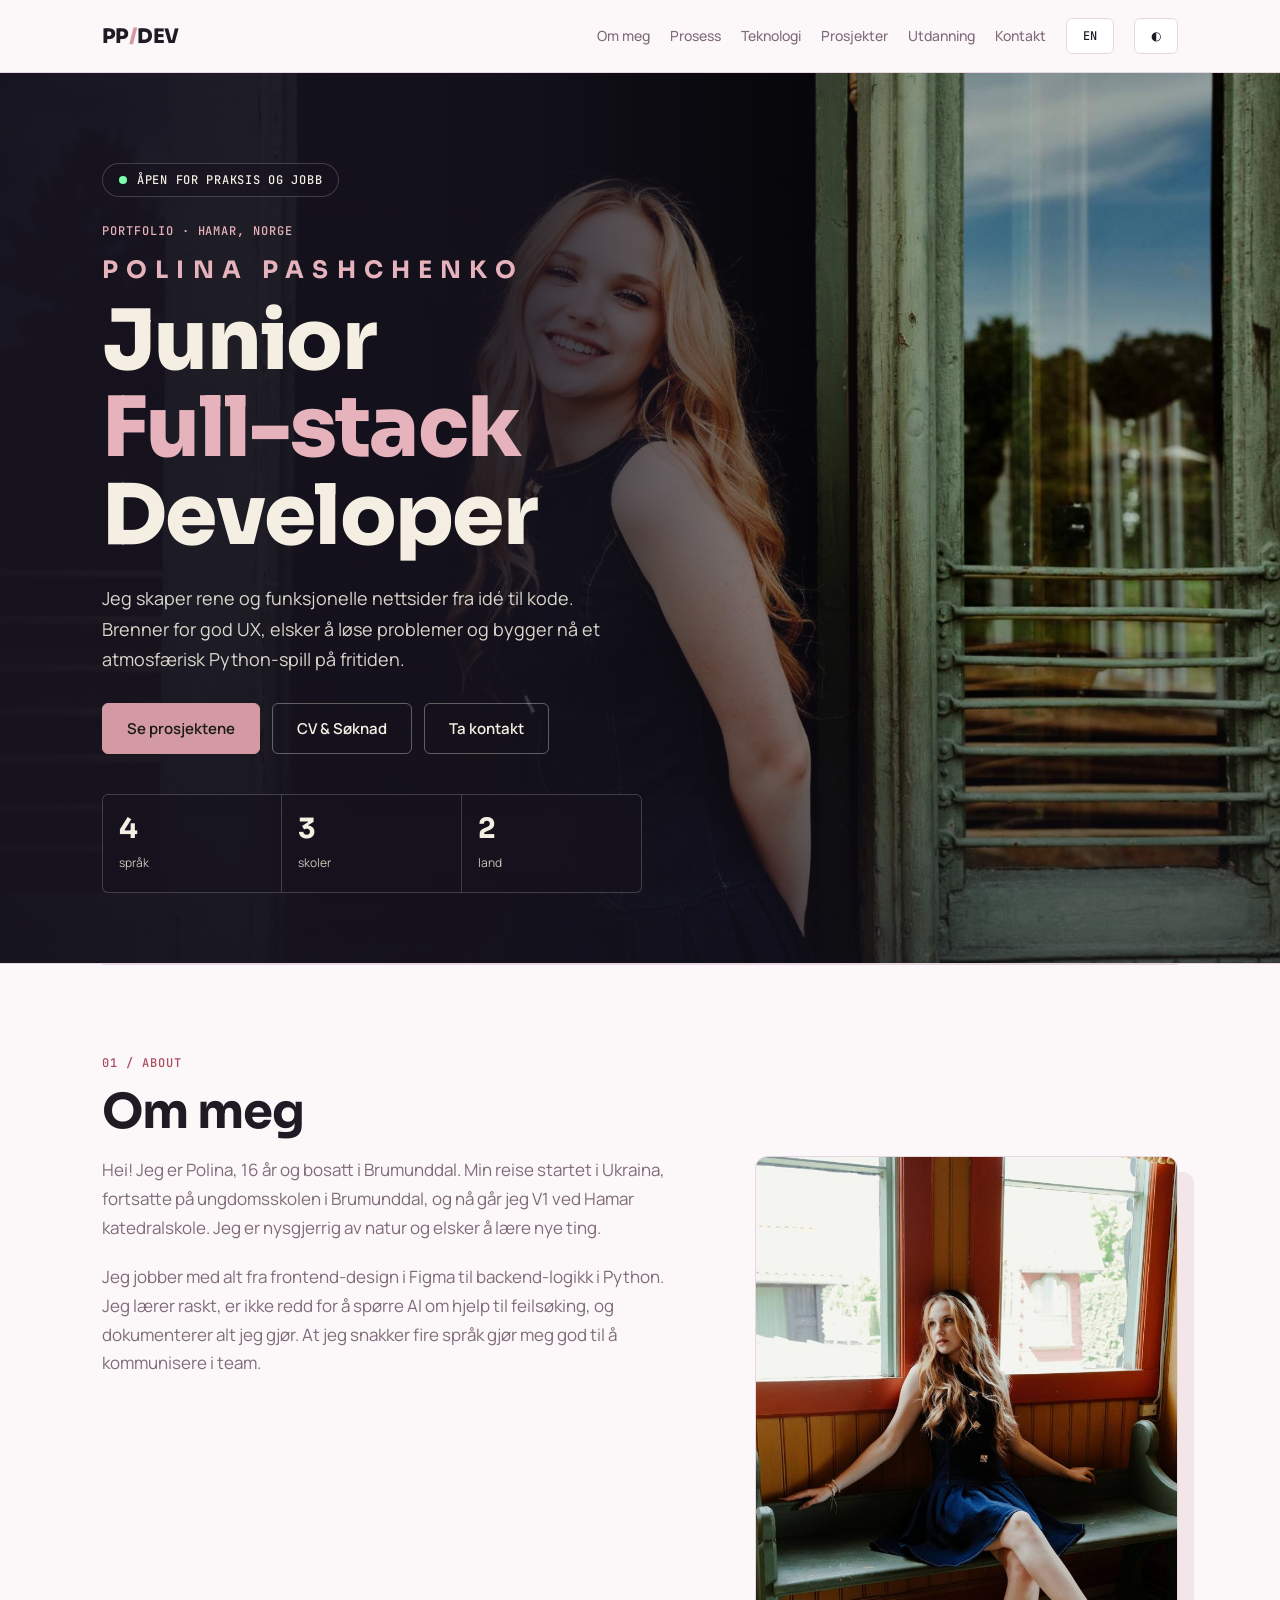
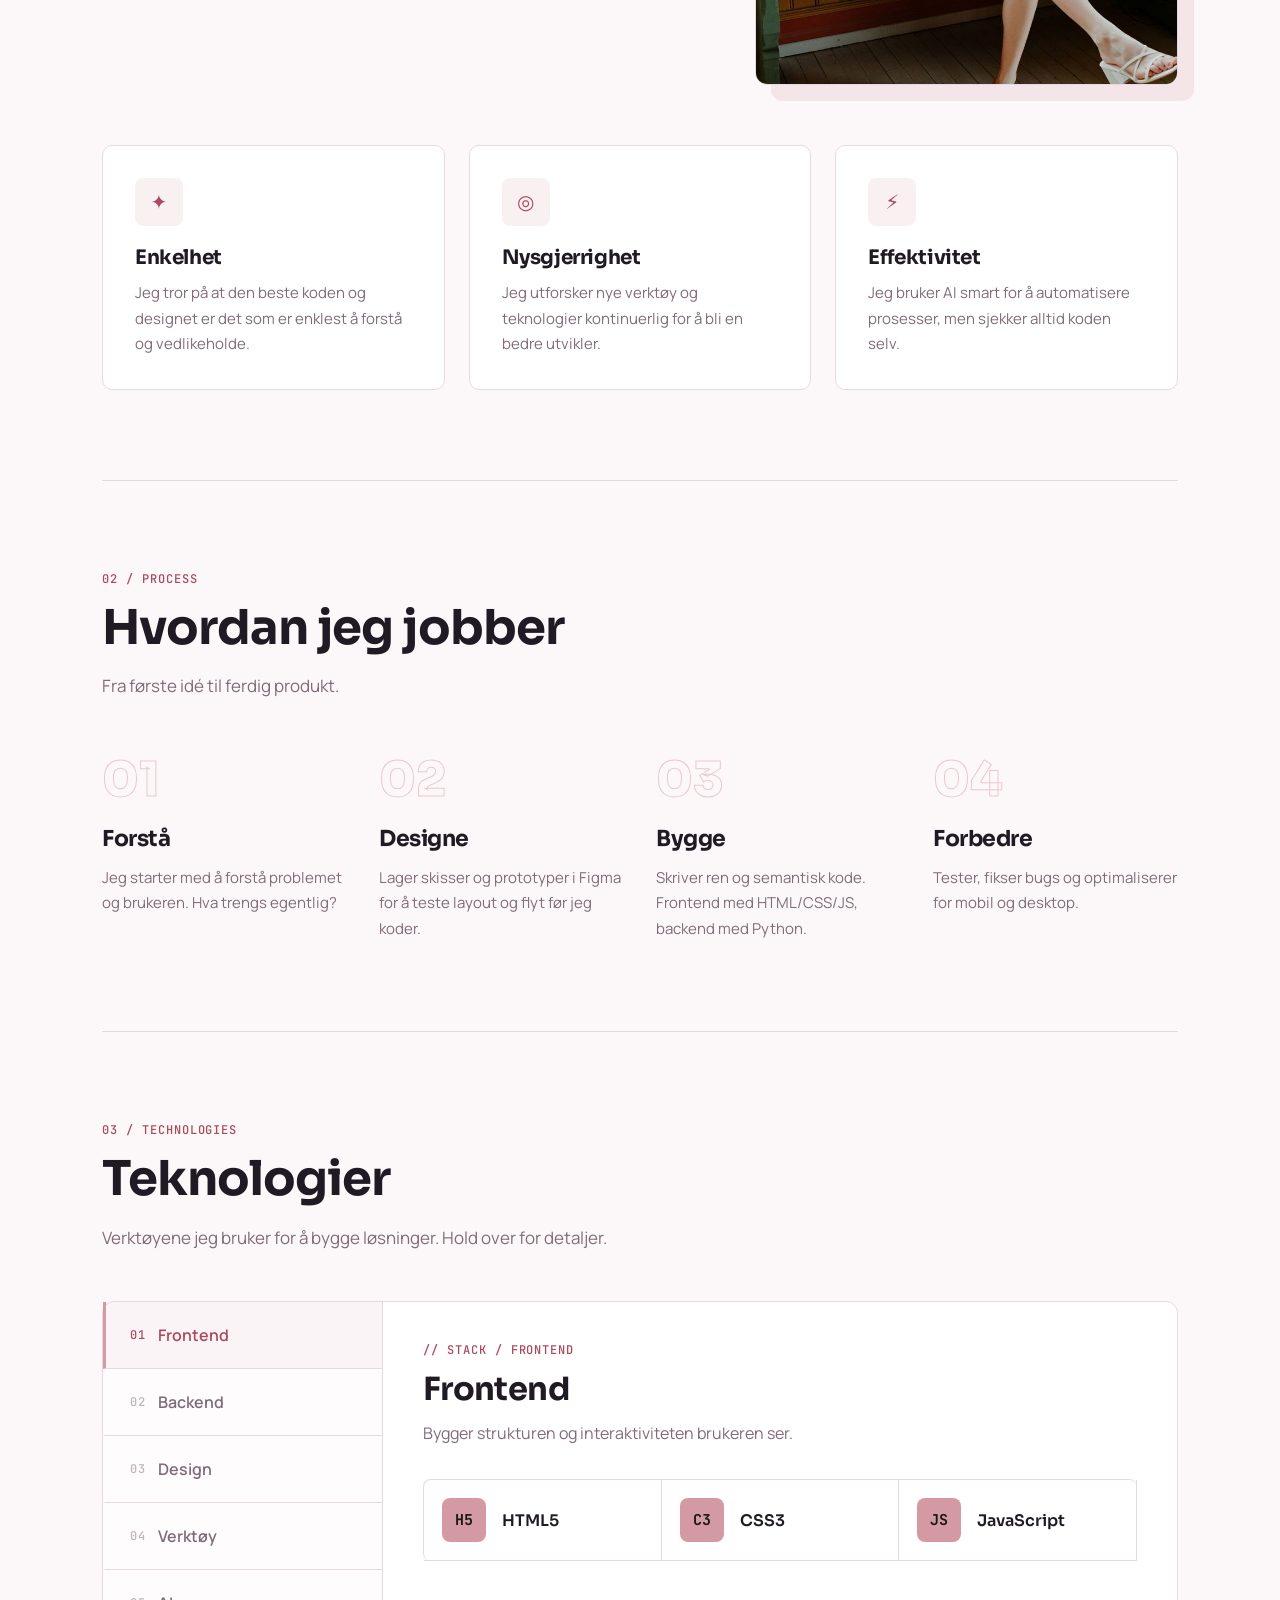
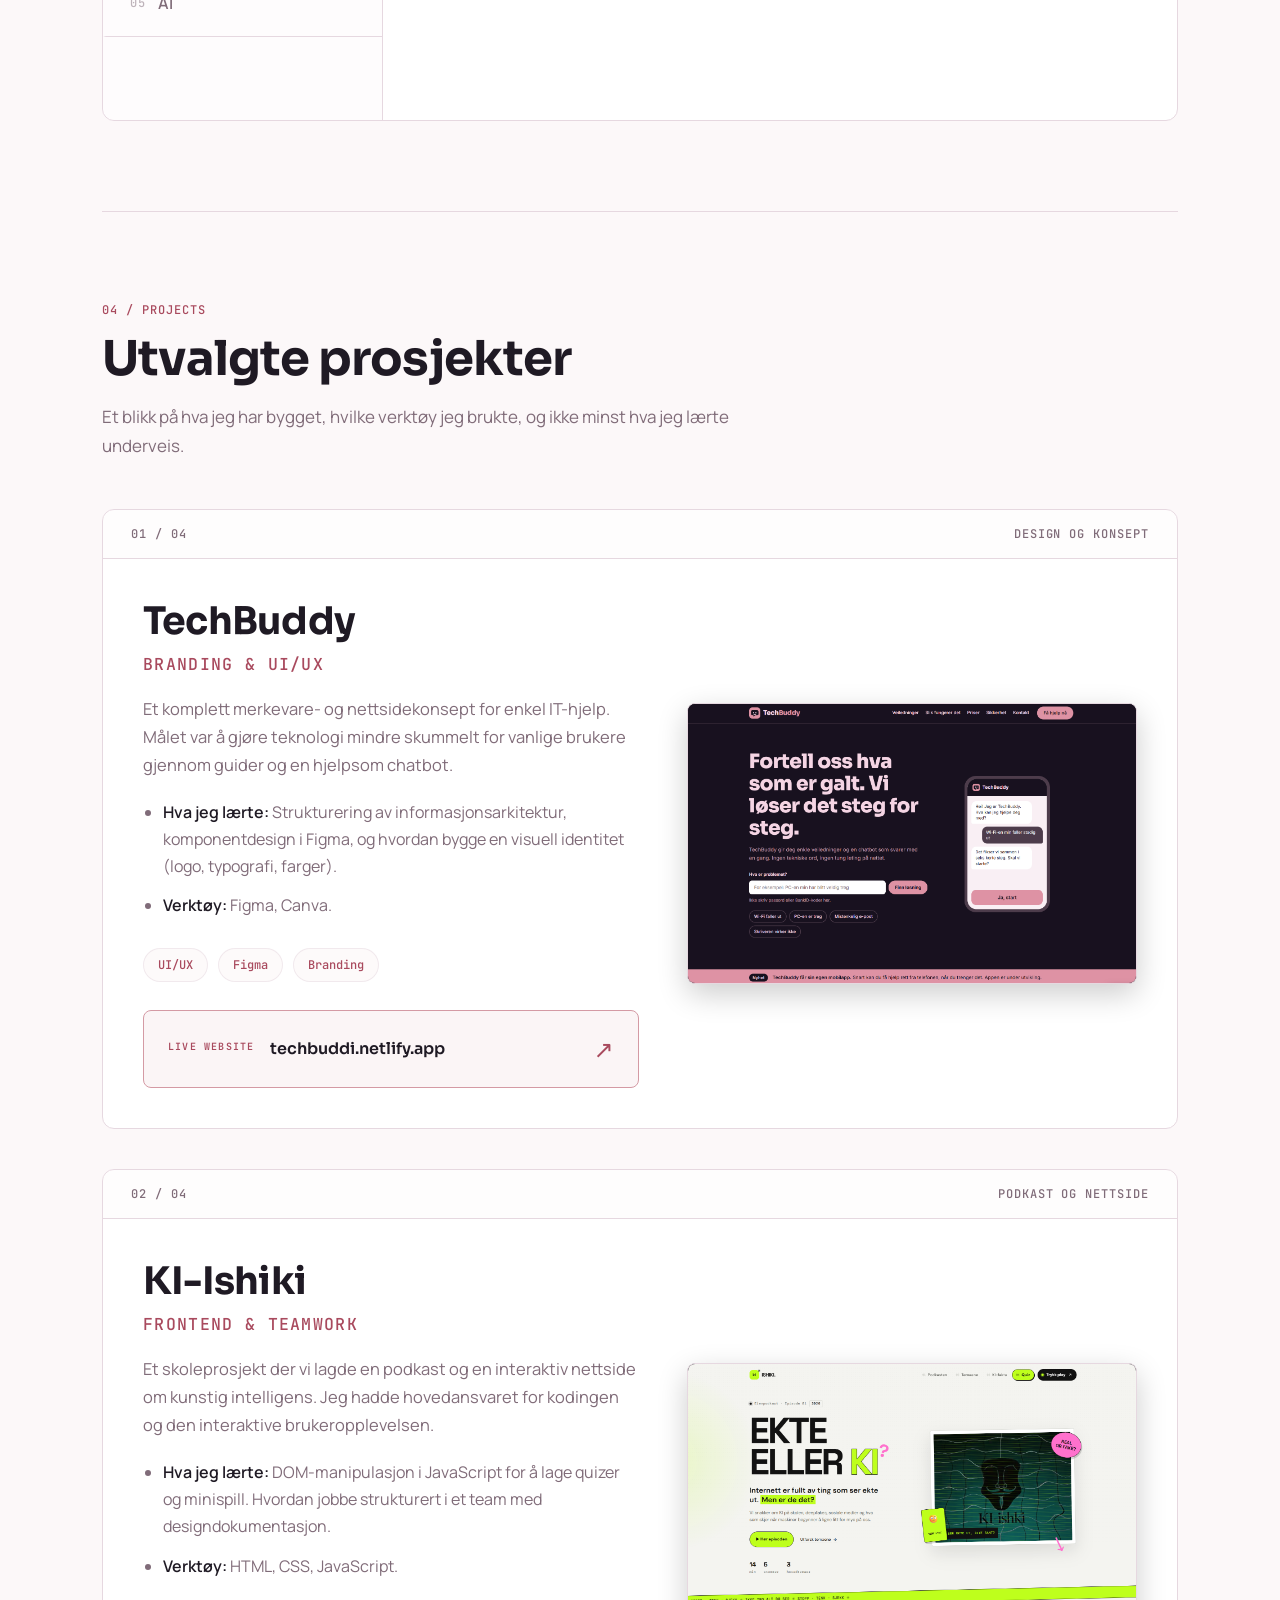
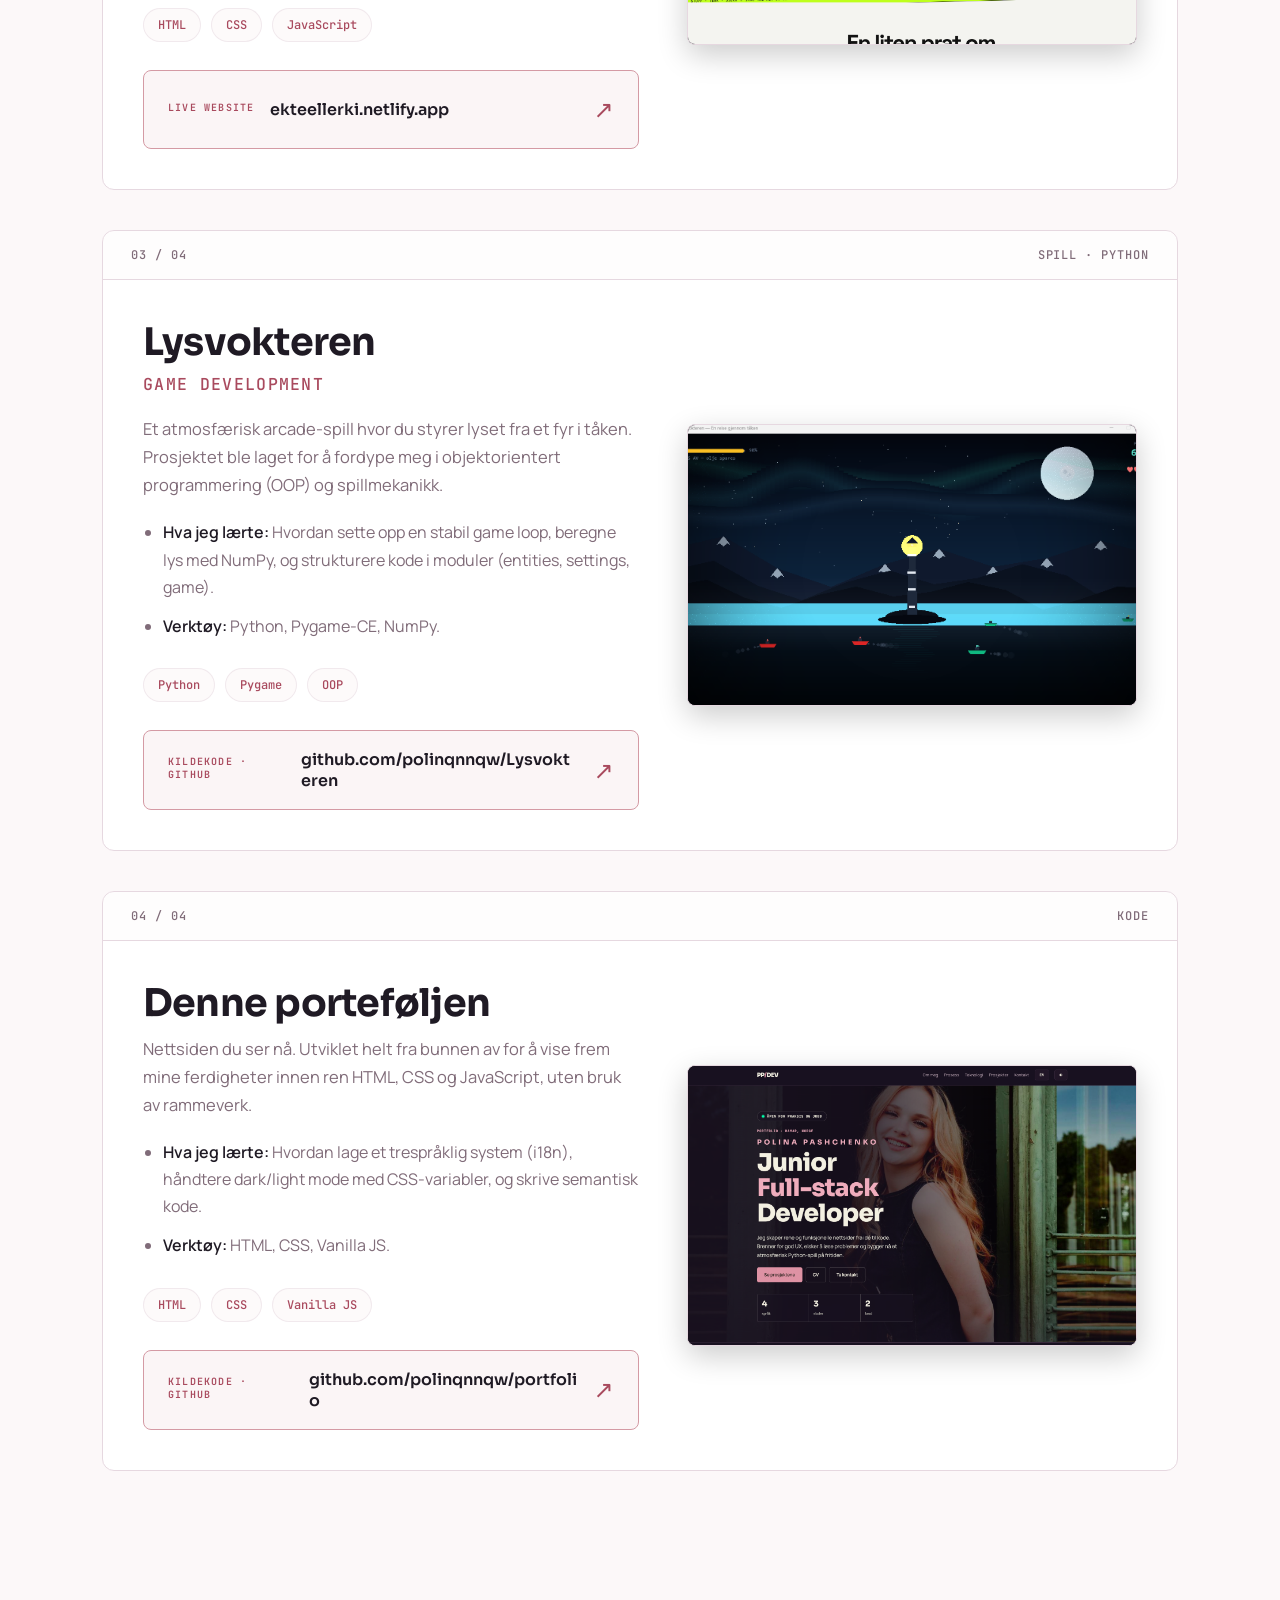
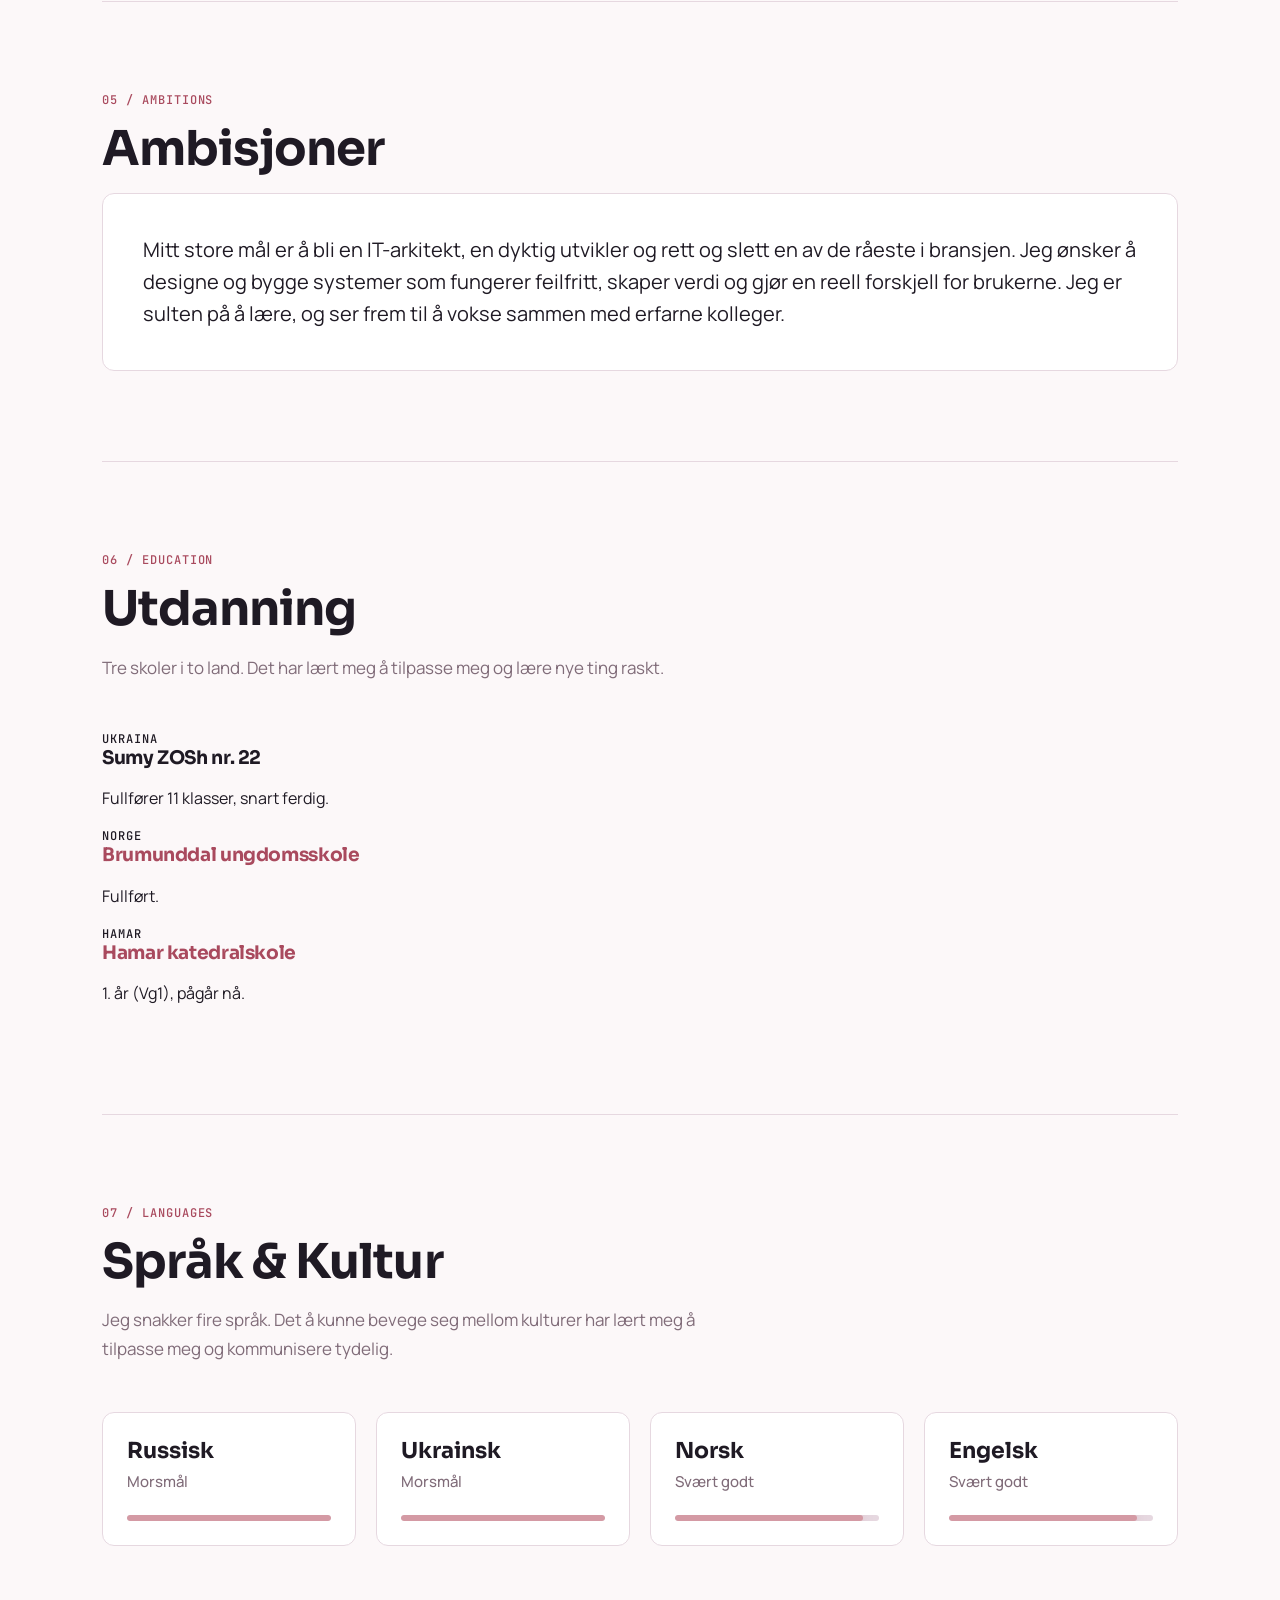
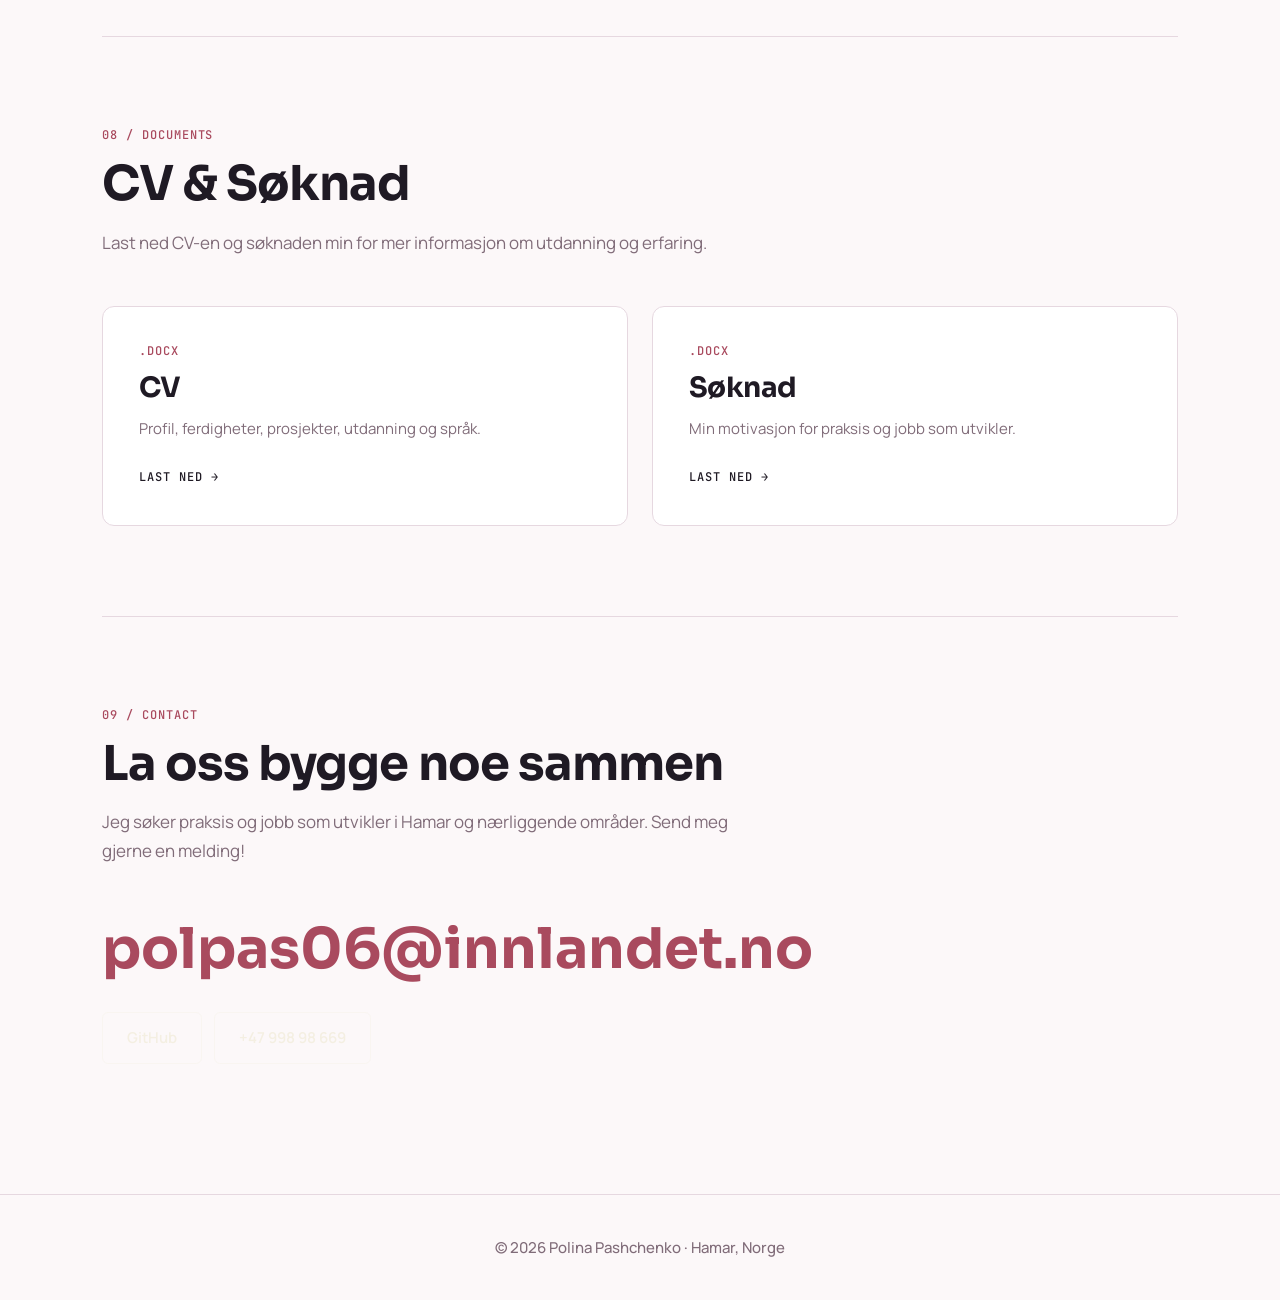
<file: index.html>
<!DOCTYPE html>
<html lang="no" data-theme="dark">
<head>
<meta charset="utf-8">
<meta name="viewport" content="width=device-width, initial-scale=1, viewport-fit=cover">
<title>Polina Pashchenko | Full-stack Developer</title>
<!-- Элегантные шрифты -->
<link href="https://fonts.googleapis.com/css2?family=Manrope:wght@400;500;600&family=Sora:wght@500;600;700;800&family=JetBrains+Mono:wght@400;500&display=swap" rel="stylesheet">
<link rel="stylesheet" href="css/style.css">
</head>
<body>
<nav><div class="wrap">
<a class="logo" href="#top">PP<span>/</span>DEV</a>
<a class="l" href="#about" data-no="Om meg" data-en="About"></a>
<a class="l" href="#process" data-no="Prosess" data-en="Process"></a>
<a class="l" href="#tech" data-no="Teknologi" data-en="Technologies"></a>
<a class="l" href="#projects" data-no="Prosjekter" data-en="Projects"></a>
<a class="l" href="#edu" data-no="Utdanning" data-en="Education"></a>
<a class="l" href="#contact" data-no="Kontakt" data-en="Contact"></a>
<button class="btn" id="lang">EN</button><button class="btn" id="theme" aria-label="Theme">◐</button>
</div></nav>

<!-- HERO СЕКЦИЯ (Фото на фоне) -->
<header class="hero" id="top">
  <div class="wrap">
    <div class="status-pill">
      <span class="status-dot"></span>
      <span data-no="Åpen for praksis og jobb" data-en="Open to internship and work"></span>
    </div>
    <div class="m">Portfolio · Hamar, Norge</div>
    <div class="name">Polina Pashchenko</div>
    <h1>Junior<br><span>Full-stack</span><br>Developer</h1>
    
    <p class="lead" data-no="Jeg skaper rene og funksjonelle nettsider fra idé til kode. Brenner for god UX, elsker å løse problemer og bygger nå et atmosfærisk Python-spill på fritiden." data-en="I create clean and functional websites from idea to code. Passionate about good UX, love solving problems, and currently building an atmospheric Python game in my spare time."></p>
    
    <div class="cta">
      <a class="p" href="#projects" data-no="Se prosjektene" data-en="View projects"></a>
      <a href="#docs" data-no="CV & Søknad" data-en="CV & Application"></a>
      <a href="#contact" data-no="Ta kontakt" data-en="Contact"></a>
    </div>

    <div class="stats">
      <div><b>4</b><span data-no="språk" data-en="languages"></span></div>
      <div><b>3</b><span data-no="skoler" data-en="schools"></span></div>
      <div><b>2</b><span data-no="land" data-en="countries"></span></div>
    </div>
  </div>
</header>

<main class="wrap">

<!-- 01 ABOUT -->
<section id="about" class="reveal">
<div class="m k">01 / about</div>
<h2 data-no="Om meg" data-en="About me"></h2>
<div class="two">
<div>
<p data-no="Hei! Jeg er Polina, 16 år og bosatt i Brumunddal. Min reise startet i Ukraina, fortsatte på ungdomsskolen i Brumunddal, og nå går jeg V1 ved Hamar katedralskole. Jeg er nysgjerrig av natur og elsker å lære nye ting." data-en="Hi! I'm Polina, 16 years old and based in Brumunddal. My journey started in Ukraine, continued at lower secondary school in Brumunddal, and now I'm in my first year at Hamar katedralskole. I'm naturally curious and love learning new things."></p>
<p data-no="Jeg jobber med alt fra frontend-design i Figma til backend-logikk i Python. Jeg lærer raskt, er ikke redd for å spørre AI om hjelp til feilsøking, og dokumenterer alt jeg gjør. At jeg snakker fire språk gjør meg god til å kommunisere i team." data-en="I work with everything from frontend design in Figma to backend logic in Python. I learn fast, am not afraid to ask AI for help debugging, and document everything I do. Speaking four languages makes me great at communicating in teams."></p>
</div>
<div class="photo">
  <img src="images/about.jpg" alt="Polina Pashchenko">
</div>
</div>

<!-- Мой подход (Стили) -->
<div class="approach-grid">
  <div class="approach-card">
    <div class="icon">✦</div>
    <h3 data-no="Enkelhet" data-en="Simplicity"></h3>
    <p data-no="Jeg tror på at den beste koden og designet er det som er enklest å forstå og vedlikeholde." data-en="I believe the best code and design is what is easiest to understand and maintain."></p>
  </div>
  <div class="approach-card">
    <div class="icon">◎</div>
    <h3 data-no="Nysgjerrighet" data-en="Curiosity"></h3>
    <p data-no="Jeg utforsker nye verktøy og teknologier kontinuerlig for å bli en bedre utvikler." data-en="I continuously explore new tools and technologies to become a better developer."></p>
  </div>
  <div class="approach-card">
    <div class="icon">⚡</div>
    <h3 data-no="Effektivitet" data-en="Efficiency"></h3>
    <p data-no="Jeg bruker AI smart for å automatisere prosesser, men sjekker alltid koden selv." data-en="I use AI smartly to automate processes, but always check the code myself."></p>
  </div>
</div>
</section>

<!-- 02 PROCESS -->
<section id="process" class="reveal">
<div class="m k">02 / process</div>
<h2 data-no="Hvordan jeg jobber" data-en="How I work"></h2>
<p class="sub" data-no="Fra første idé til ferdig produkt." data-en="From the first idea to a finished product."></p>
<div class="process-grid">
  <div class="step">
    <span class="step-num">01</span>
    <h3 data-no="Forstå" data-en="Understand"></h3>
    <p data-no="Jeg starter med å forstå problemet og brukeren. Hva trengs egentlig?" data-en="I start by understanding the problem and the user. What is actually needed?"></p>
  </div>
  <div class="step">
    <span class="step-num">02</span>
    <h3 data-no="Designe" data-en="Design"></h3>
    <p data-no="Lager skisser og prototyper i Figma for å teste layout og flyt før jeg koder." data-en="Create sketches and prototypes in Figma to test layout and flow before coding."></p>
  </div>
  <div class="step">
    <span class="step-num">03</span>
    <h3 data-no="Bygge" data-en="Build"></h3>
    <p data-no="Skriver ren og semantisk kode. Frontend med HTML/CSS/JS, backend med Python." data-en="Write clean and semantic code. Frontend with HTML/CSS/JS, backend with Python."></p>
  </div>
  <div class="step">
    <span class="step-num">04</span>
    <h3 data-no="Forbedre" data-en="Improve"></h3>
    <p data-no="Tester, fikser bugs og optimaliserer for mobil og desktop." data-en="Test, fix bugs and optimize for mobile and desktop."></p>
  </div>
</div>
</section>

<!-- 03 TECH -->
<section id="tech" class="reveal">
<div class="m k">03 / technologies</div>
<h2 data-no="Teknologier" data-en="Technologies"></h2>
<p class="sub" data-no="Verktøyene jeg bruker for å bygge løsninger. Hold over for detaljer." data-en="The tools I use to build solutions. Hover for details."></p>
<div class="tech">
<div class="tabs" id="tabs">
<button class="on" data-t="0"><span class="m">01</span><span>Frontend</span></button>
<button data-t="1"><span class="m">02</span><span>Backend</span></button>
<button data-t="2"><span class="m">03</span><span data-no="Design" data-en="Design"></span></button>
<button data-t="3"><span class="m">04</span><span data-no="Verktøy" data-en="Tools"></span></button>
<button data-t="4"><span class="m">05</span><span data-no="AI" data-en="AI"></span></button>
</div>
<div class="panels">
  
  <div class="panel">
    <div class="m k">// stack / frontend</div>
    <h3>Frontend</h3>
    <p data-no="Bygger strukturen og interaktiviteten brukeren ser." data-en="Builds the structure and interactivity the user sees."></p>
    <div class="tiles">
      <a class="tile" href="https://developer.mozilla.org/en-US/docs/Web/HTML" target="_blank" data-tip-no="Semantisk HTML5 for god tilgjengelighet og SEO." data-tip-en="Semantic HTML5 for good accessibility and SEO." title="HTML5"><i>H5</i><div><b>HTML5</b></div></a>
      <a class="tile" href="https://developer.mozilla.org/en-US/docs/Web/CSS" target="_blank" data-tip-no="Moderne CSS med Grid, Flexbox og animasjoner." data-tip-en="Modern CSS with Grid, Flexbox and animations." title="CSS3"><i>C3</i><div><b>CSS3</b></div></a>
      <a class="tile" href="https://developer.mozilla.org/en-US/docs/Web/JavaScript" target="_blank" data-tip-no="Vanilla JS for DOM-manipulasjon og spill-logikk." data-tip-en="Vanilla JS for DOM manipulation and game logic." title="JavaScript"><i>JS</i><div><b>JavaScript</b></div></a>
    </div>
  </div>

  <div class="panel" hidden>
    <div class="m k">// stack / backend</div>
    <h3>Backend &amp; API</h3>
    <p data-no="Logikk, data og kobling mot eksterne tjenester." data-en="Logic, data and connecting to external services."></p>
    <div class="tiles">
      <a class="tile" href="https://www.python.org/about/" target="_blank" data-tip-no="Python for backend, automatisering og spill (Pygame)." data-tip-en="Python for backend, automation and games (Pygame)." title="Python"><i>Py</i><div><b>Python</b></div></a>
      <a class="tile" href="https://www.json.org/json-en.html" target="_blank" data-tip-no="JSON for lagring og overføring av data." data-tip-en="JSON for storing and transferring data." title="JSON"><i>{}</i><div><b>JSON</b></div></a>
      <a class="tile" href="https://www.postman.com/what-is-an-api/" target="_blank" data-tip-no="Postman for API-testing og feilsøking." data-tip-en="Postman for API testing and debugging." title="Postman"><i>Pm</i><div><b>Postman</b></div></a>
    </div>
  </div>

  <div class="panel" hidden>
    <div class="m k">// stack / design</div>
    <h3>Design</h3>
    <p data-no="Visuell identitet og brukervennlighet." data-en="Visual identity and user experience."></p>
    <div class="tiles">
      <a class="tile" href="https://www.figma.com/what-is-figma/" target="_blank" data-tip-no="Figma for prototyping og UI-design." data-tip-en="Figma for prototyping and UI design." title="Figma"><i>Fg</i><div><b>Figma</b></div></a>
      <a class="tile" href="https://www.canva.com/about/" target="_blank" data-tip-no="Canva for raske visuelle ressurser." data-tip-en="Canva for quick visual assets." title="Canva"><i>Cv</i><div><b>Canva</b></div></a>
    </div>
  </div>

  <div class="panel" hidden>
    <div class="m k">// stack / tools</div>
    <h3 data-no="Verktøy" data-en="Tools">Verktøy</h3>
    <p data-no="Miljøet jeg jobber i." data-en="The environment I work in."></p>
    <div class="tiles">
      <a class="tile" href="https://code.visualstudio.com/docs" target="_blank" data-tip-no="VS Code som primær kodeeditor." data-tip-en="VS Code as my primary code editor." title="VS Code"><i>VS</i><div><b>VS Code</b></div></a>
      <a class="tile" href="https://git-scm.com/book/en/v2/Getting-Started-What-is-Git%3F" target="_blank" data-tip-no="Git for versjonskontroll." data-tip-en="Git for version control." title="Git"><i>Gt</i><div><b>Git</b></div></a>
      <a class="tile" href="https://docs.github.com/en/get-started/start-your-journey/what-is-github" target="_blank" data-tip-no="GitHub for lagring og samarbeid." data-tip-en="GitHub for storage and collaboration." title="GitHub"><i>GH</i><div><b>GitHub</b></div></a>
    </div>
  </div>

  <div class="panel" hidden>
    <div class="m k">// stack / ai</div>
    <h3 data-no="AI-hjelpere" data-en="AI helpers">AI-hjelpere</h3>
    <p data-no="Brukes som læringsstøtte og for effektiv feilsøking." data-en="Used as learning support and for efficient debugging."></p>
    <div class="tiles">
      <a class="tile" href="https://openai.com/chatgpt/overview/" target="_blank" data-tip-no="ChatGPT for raske svar og kodeeksempler." data-tip-en="ChatGPT for quick answers and code examples." title="ChatGPT"><i>GPT</i><div><b>ChatGPT</b></div></a>
      <a class="tile" href="https://www.anthropic.com/claude" target="_blank" data-tip-no="Claude for dyp kodeanalyse." data-tip-en="Claude for deep code analysis." title="Claude"><i>Cl</i><div><b>Claude</b></div></a>
      <a class="tile" href="https://deepmind.google/technologies/gemini/" target="_blank" data-tip-no="Gemini for research." data-tip-en="Gemini for research." title="Gemini"><i>Gm</i><div><b>Gemini</b></div></a>
    </div>
  </div>
</div>
</div>
</section>

<!-- 04 PROJECTS -->
<section id="projects" class="reveal">
<div class="m k">04 / projects</div>
<h2 data-no="Utvalgte prosjekter" data-en="Selected projects"></h2>
<p class="sub" data-no="Et blikk på hva jeg har bygget, hvilke verktøy jeg brukte, og ikke minst hva jeg lærte underveis." data-en="A look at what I've built, the tools I used, and most importantly what I learned along the way."></p>

<!-- 01 TechBuddy -->
<div class="proj"><div class="head m"><span>01 / 04</span><span data-no="Design og konsept" data-en="Design and concept"></span></div>
<div class="body"><div>
<h3>TechBuddy</h3><p class="m" style="color:var(--a2)">Branding & UI/UX</p>
<p data-no="Et komplett merkevare- og nettsidekonsept for enkel IT-hjelp. Målet var å gjøre teknologi mindre skummelt for vanlige brukere gjennom guider og en hjelpsom chatbot." data-en="A complete brand and website concept for simple IT help. The goal was to make technology less intimidating for regular users through guides and a helpful chatbot."></p>
<ul>
  <li><b>Hva jeg lærte:</b> <span data-no="Strukturering av informasjonsarkitektur, komponentdesign i Figma, og hvordan bygge en visuell identitet (logo, typografi, farger)." data-en="Information architecture, component design in Figma, and how to build a visual identity (logo, typography, colors)."></span></li>
  <li><b>Verktøy:</b> Figma, Canva.</li>
</ul>
<div class="chips"><span>UI/UX</span><span>Figma</span><span>Branding</span></div>
<a class="proj-cta" href="https://techbuddi.netlify.app/" target="_blank" rel="noopener noreferrer">
  <span class="proj-cta-label">LIVE WEBSITE</span>
  <span class="proj-cta-url">techbuddi.netlify.app</span>
  <span class="proj-cta-arrow">↗</span>
</a>
</div>
<div class="proj-image">
  <img src="images/techbuddy.jpg" alt="TechBuddy Screenshot" loading="lazy">
</div>
</div></div>

<!-- 02 KI-Ishiki -->
<div class="proj"><div class="head m"><span>02 / 04</span><span data-no="Podkast og nettside" data-en="Podcast and website"></span></div>
<div class="body"><div>
<h3>KI-Ishiki</h3><p class="m" style="color:var(--a2)">Frontend & Teamwork</p>
<p data-no="Et skoleprosjekt der vi lagde en podkast og en interaktiv nettside om kunstig intelligens. Jeg hadde hovedansvaret for kodingen og den interaktive brukeropplevelsen." data-en="A school project where we created a podcast and an interactive website about artificial intelligence. I was mainly responsible for coding and the interactive user experience."></p>
<ul>
  <li><b>Hva jeg lærte:</b> <span data-no="DOM-manipulasjon i JavaScript for å lage quizer og minispill. Hvordan jobbe strukturert i et team med designdokumentasjon." data-en="DOM manipulation in JavaScript to create quizzes and mini-games. How to work structured in a team with design documentation."></span></li>
  <li><b>Verktøy:</b> HTML, CSS, JavaScript.</li>
</ul>
<div class="chips"><span>HTML</span><span>CSS</span><span>JavaScript</span></div>
<a class="proj-cta" href="https://ekteellerki.netlify.app/" target="_blank" rel="noopener noreferrer">
  <span class="proj-cta-label">LIVE WEBSITE</span>
  <span class="proj-cta-url">ekteellerki.netlify.app</span>
  <span class="proj-cta-arrow">↗</span>
</a>
</div>
<div class="proj-image">
  <img src="images/ki-ishiki.jpg" alt="KI-Ishiki Screenshot" loading="lazy">
</div>
</div></div>

<!-- 03 Lysvokteren -->
<div class="proj"><div class="head m"><span>03 / 04</span><span data-no="Spill · Python" data-en="Game · Python"></span></div>
<div class="body"><div>
<h3>Lysvokteren</h3><p class="m" style="color:var(--a2)">Game Development</p>
<p data-no="Et atmosfærisk arcade-spill hvor du styrer lyset fra et fyr i tåken. Prosjektet ble laget for å fordype meg i objektorientert programmering (OOP) og spillmekanikk." data-en="An atmospheric arcade game where you control the light from a lighthouse in the fog. The project was created to dive deep into object-oriented programming (OOP) and game mechanics."></p>
<ul>
  <li><b>Hva jeg lærte:</b> <span data-no="Hvordan sette opp en stabil game loop, beregne lys med NumPy, og strukturere kode i moduler (entities, settings, game)." data-en="How to set up a stable game loop, calculate light with NumPy, and structure code into modules (entities, settings, game)."></span></li>
  <li><b>Verktøy:</b> Python, Pygame-CE, NumPy.</li>
</ul>
<div class="chips"><span>Python</span><span>Pygame</span><span>OOP</span></div>
<a class="proj-cta" href="https://github.com/polinqnnqw/Lysvokteren.git" target="_blank" rel="noopener noreferrer">
  <span class="proj-cta-label">KILDEKODE · GITHUB</span>
  <span class="proj-cta-url">github.com/polinqnnqw/Lysvokteren</span>
  <span class="proj-cta-arrow">↗</span>
</a>
</div>
<div class="proj-image">
  <img src="images/lysovokteren.jpg" alt="Lysvokteren Screenshot" loading="lazy">
</div>
</div></div>

<!-- 04 This portfolio -->
<div class="proj"><div class="head m"><span>04 / 04</span><span data-no="Kode" data-en="Code"></span></div>
<div class="body"><div>
<h3 data-no="Denne porteføljen" data-en="This portfolio"></h3>
<p data-no="Nettsiden du ser nå. Utviklet helt fra bunnen av for å vise frem mine ferdigheter innen ren HTML, CSS og JavaScript, uten bruk av rammeverk." data-en="The website you are looking at now. Developed completely from scratch to showcase my skills in pure HTML, CSS and JavaScript, without frameworks."></p>
<ul>
  <li><b>Hva jeg lærte:</b> <span data-no="Hvordan lage et trespråklig system (i18n), håndtere dark/light mode med CSS-variabler, og skrive semantisk kode." data-en="How to create a multilingual system (i18n), handle dark/light mode with CSS variables, and write semantic code."></span></li>
  <li><b>Verktøy:</b> HTML, CSS, Vanilla JS.</li>
</ul>
<div class="chips"><span>HTML</span><span>CSS</span><span>Vanilla JS</span></div>
<a class="proj-cta" href="https://github.com/polinqnnqw/portfolio.git" target="_blank" rel="noopener noreferrer">
  <span class="proj-cta-label">KILDEKODE · GITHUB</span>
  <span class="proj-cta-url">github.com/polinqnnqw/portfolio</span>
  <span class="proj-cta-arrow">↗</span>
</a>
</div>
<div class="proj-image">
  <img src="images/portfolio.jpg" alt="Portfolio Screenshot" loading="lazy">
</div>
</div></div>
</section>

<!-- 05 AMBISJONER -->
<section id="ambitions" class="reveal">
<div class="m k">05 / ambitions</div>
<h2 data-no="Ambisjoner" data-en="Ambitions"></h2>
<div class="beyond-card" style="background: var(--bg2); padding: 40px; border-radius: 12px; border: 1px solid var(--line);">
  <p data-no="Mitt store mål er å bli en IT-arkitekt, en dyktig utvikler og rett og slett en av de råeste i bransjen. Jeg ønsker å designe og bygge systemer som fungerer feilfritt, skaper verdi og gjør en reell forskjell for brukerne. Jeg er sulten på å lære, og ser frem til å vokse sammen med erfarne kolleger." data-en="My big goal is to become an IT architect, a skilled developer, and simply one of the most awesome in the industry. I want to design and build systems that work flawlessly, create value, and make a real difference for users. I am hungry to learn, and look forward to growing alongside experienced colleagues." style="font-size: 20px; line-height: 1.6; margin: 0; color: var(--text);"></p>
</div>
</section>

<!-- 06 EDUCATION -->
<section id="edu" class="reveal">
<div class="m k">06 / education</div>
<h2 data-no="Utdanning" data-en="Education"></h2>
<p class="sub" data-no="Tre skoler i to land. Det har lært meg å tilpasse meg og lære nye ting raskt." data-en="Three schools in two countries. It has taught me to adapt and learn new things fast."></p>
<div class="line"><div class="m">Ukraina</div><div><h3 data-no="Sumy ZOSh nr. 22" data-en="Sumy school No. 22 (ZOSh)"></h3><p data-no="Fullfører 11 klasser, snart ferdig." data-en="Completing 11 years of school, almost done."></p></div></div>
<div class="line"><div class="m">Norge</div><div><h3><a href="https://www.ringsaker.kommune.no/tjenester/barn-oppvekst-og-laering/skole/alle-skoler/brumunddal-ungdomsskole/" target="_blank" rel="noopener noreferrer">Brumunddal ungdomsskole</a></h3><p data-no="Fullført." data-en="Completed."></p></div></div>
<div class="line"><div class="m">Hamar</div><div><h3><a href="https://www.hamar-katedral.vgs.no/" target="_blank" rel="noopener noreferrer">Hamar katedralskole</a></h3><p data-no="1. år (Vg1), pågår nå." data-en="First year (Vg1), currently studying here."></p></div></div>
</section>

<!-- 07 LANGUAGES -->
<section id="lang" class="reveal">
<div class="m k">07 / languages</div>
<h2 data-no="Språk & Kultur" data-en="Languages & Culture"></h2>
<p class="sub" data-no="Jeg snakker fire språk. Det å kunne bevege seg mellom kulturer har lært meg å tilpasse meg og kommunisere tydelig." data-en="I speak four languages. Moving between cultures has taught me to adapt and communicate clearly."></p>
<div class="langs">
<div><b data-no="Russisk" data-en="Russian ⟹ "></b><span data-no="Morsmål" data-en="Native"></span><i style="--w:100%"></i></div>
<div><b data-no="Ukrainsk" data-en="Ukrainian ⟹ "></b><span data-no="Morsmål" data-en="Native"></span><i style="--w:100%"></i></div>
<div><b data-no="Norsk" data-en="Norwegian ⟹ "></b><span data-no="Svært godt" data-en="Very good"></span><i style="--w:92%"></i></div>
<div><b data-no="Engelsk" data-en="English ⟹ "></b><span data-no="Svært godt" data-en="Very good"></span><i style="--w:92%"></i></div>
</div>
</section>

<!-- 08 DOCS (CV & SØKNAD) -->
<section id="docs" class="reveal">
<div class="m k">08 / documents</div>
<h2 data-no="CV & Søknad" data-en="CV & Application"></h2>
<p class="sub" data-no="Last ned CV-en og søknaden min for mer informasjon om utdanning og erfaring." data-en="Download my CV and application for more information about education and experience."></p>
<div class="docs">
  
  <!-- Карточка CV -->
  <a class="doc" href="CV_Polina_Pashchenko.docx" download>
    <div class="m" style="color:var(--a2)">.DOCX</div>
    <h3>CV</h3>
    <p data-no="Profil, ferdigheter, prosjekter, utdanning og språk." data-en="Profile, skills, projects, education and languages."></p>
    <span class="m" data-no="Last ned →" data-en="Download →"></span>
  </a>

  <!-- Карточка Søknad -->
  <a class="doc" href="Soknad_Polina_Pashchenko.docx" download>
    <div class="m" style="color:var(--a2)">.DOCX</div>
    <h3 data-no="Søknad" data-en="Application">Søknad</h3>
    <p data-no="Min motivasjon for praksis og jobb som utvikler." data-en="My motivation for internship and work as a developer."></p>
    <span class="m" data-no="Last ned →" data-en="Download →"></span>
  </a>

</div>
</section>

<!-- 09 CONTACT -->
<section id="contact" class="reveal">
<div class="m k">09 / contact</div>
<h2 data-no="La oss bygge noe sammen" data-en="Let's build something together"></h2>
<p class="sub" data-no="Jeg søker praksis og jobb som utvikler i Hamar og nærliggende områder. Send meg gjerne en melding!" data-en="I am looking for an internship or job as a developer in Hamar and nearby areas. Feel free to message me!"></p>
<p><a class="big" href="mailto:polpas06@innlandet.no">polpas06@innlandet.no</a></p>
<div class="cta"><a href="https://github.com/polinqnnqw" target="_blank" rel="noopener noreferrer">GitHub</a><a href="tel:+4799898669">+47 998 98 669</a></div>
</section>
</main>
<footer><div class="wrap">© 2026 Polina Pashchenko · Hamar, Norge</div></footer>

<script src="js/script.js"></script>
</body>
</html>
</file>
<file: css/style.css>
:root {
    --bg: #16131F;
    --bg2: #1E1927;
    --line: #3A3040;
    --text: #F4EFE2;
    --muted: #A89AA5;
    --a: #D49AA4;
    --a2: #E6B3BC;
    --p: #C1A0AC;
}

:root[data-theme="light"] {
    --bg: #FCF8F9;
    --bg2: #ffffff;
    --line: #E6D8E0;
    --text: #1F1A24;
    --muted: #806C79;
    --a: #D49AA4;
    --a2: #A94A5E;
    --p: #806C79;
}

* { box-sizing: border-box; }

html { scroll-behavior: smooth; scroll-padding-top: 80px; }

body {
    margin: 0;
    background: var(--bg);
    color: var(--text);
    font: 16px/1.7 "Manrope", system-ui, sans-serif;
    background-image: linear-gradient(var(--line) 1px, transparent 1px), linear-gradient(90deg, var(--line) 1px, transparent 1px);
    background-size: 64px 64px;
    background-attachment: fixed;
    padding-top: env(safe-area-inset-top, 0px);
    padding-bottom: env(safe-area-inset-bottom, 0px);
}

body::before {
    content: "";
    position: fixed;
    inset: 0;
    background: var(--bg);
    opacity: .94;
    z-index: -1;
}

h1, h2, h3 {
    font-family: "Sora", sans-serif;
    margin: 0;
    line-height: 1.2;
    letter-spacing: -.02em;
}

a { color: var(--a2); text-decoration: none; }

.m {
    font: 500 12px "JetBrains Mono", ui-monospace, monospace;
    letter-spacing: .08em;
    text-transform: uppercase;
}

.wrap { max-width: 1120px; margin: 0 auto; padding: 0 22px; }

nav {
    position: sticky;
    top: 0;
    z-index: 9;
    background: color-mix(in srgb, var(--bg) 85%, transparent);
    backdrop-filter: blur(12px);
    border-bottom: 1px solid var(--line);
}
nav .wrap { display: flex; align-items: center; gap: 20px; height: 72px; }
.logo { font: 800 20px "Sora"; color: var(--text); margin-right: auto; letter-spacing: -.03em; }
.logo span { color: var(--a); }
nav a.l { color: var(--muted); font-size: 14px; font-weight: 500; transition: color 0.2s; }
nav a.l:hover { color: var(--text); }

.btn {
    font: 500 12px "JetBrains Mono", monospace;
    border: 1px solid var(--line);
    background: var(--bg2);
    color: var(--text);
    padding: 9px 16px;
    border-radius: 6px;
    cursor: pointer;
    transition: all 0.2s;
}
.btn:hover { border-color: var(--a); color: var(--a2); }

@media(max-width:860px) { nav a.l { display: none; } }

/* ============ HERO (ФОТО НА ФОНЕ СПРАВА) ============ */
.hero {
    position: relative;
    min-height: min(92vh, 860px);
    display: flex;
    align-items: center;
    background: #16131F url(../images/hero.jpg) right center/cover no-repeat;
    color: #F4EFE2;
    border-bottom: 1px solid var(--line);
    overflow: hidden;
}

.hero::before {
    content: "";
    position: absolute;
    inset: 0;
    background: linear-gradient(90deg, rgba(22,19,31,.98) 0%, rgba(22,19,31,.85) 40%, rgba(22,19,31,0) 75%), linear-gradient(0deg, rgba(22,19,31,.5), transparent 40%);
    z-index: 1;
}

.hero .wrap {
    position: relative;
    z-index: 2;
    width: 100%;
    padding-top: 90px;
    padding-bottom: 70px;
}

.hero h1 { max-width: 650px; }
.hero .lead { max-width: 500px; }

@media(max-width:860px) {
    .hero { background-position: 70% center; align-items: flex-end; }
    .hero::before { background: linear-gradient(0deg, rgba(22,19,31,.98) 20%, rgba(22,19,31,.4) 80%); }
}

.hero .m { color: #E6B3BC; }

.status-pill {
    display: inline-flex;
    align-items: center;
    gap: 10px;
    padding: 8px 16px;
    background: rgba(22,19,31,.6);
    border: 1px solid rgba(244,239,226,.2);
    border-radius: 30px;
    backdrop-filter: blur(8px);
    color: #F4EFE2;
    font: 500 12px "JetBrains Mono", monospace;
    letter-spacing: .06em;
    text-transform: uppercase;
    margin-bottom: 26px;
}
.status-dot {
    width: 8px;
    height: 8px;
    border-radius: 50%;
    background: #7dffb0;
    box-shadow: 0 0 0 0 rgba(125,255,176,.7);
    animation: pulse 2s infinite;
}
@keyframes pulse {
    0%, 100% { box-shadow: 0 0 0 0 rgba(125,255,176,.6); }
    50%      { box-shadow: 0 0 0 6px rgba(125,255,176,0); }
}

.hero .name {
    font: 700 clamp(15px, 2.4vw, 24px) "Sora";
    letter-spacing: .34em;
    text-transform: uppercase;
    color: #E6B3BC;
    margin: 16px 0 12px;
}

.hero h1 {
    font-size: clamp(44px, 6.5vw, 84px);
    font-weight: 800;
    line-height: 1.05;
    margin: 0 0 24px;
}
.hero h1 span { color: #E6B3BC; }

.lead {
    color: #d9d6cc;
    font-size: 18px;
}

.cta { display: flex; gap: 12px; flex-wrap: wrap; margin-top: 28px; margin-bottom: 40px; }
.cta a {
    padding: 12px 24px;
    font-weight: 600;
    font-size: 15px;
    border: 1px solid rgba(244, 239, 226, .35);
    border-radius: 6px;
    color: #F4EFE2;
    transition: all 0.2s;
}
.cta a:hover { border-color: var(--a); }
.cta a.p { background: var(--a); border-color: var(--a); color: #1b1a12; }
.cta a.p:hover { background: var(--a2); border-color: var(--a2); transform: translateY(-2px); box-shadow: 0 8px 20px color-mix(in srgb, var(--a) 40%, transparent); }

.stats {
    display: grid;
    grid-template-columns: repeat(3, 1fr);
    margin-top: 40px;
    border: 1px solid rgba(244, 239, 226, .2);
    background: rgba(22, 19, 31, .6);
    border-radius: 6px;
    max-width: 540px;
    backdrop-filter: blur(10px);
}
.stats div { padding: 16px; border-right: 1px solid rgba(244, 239, 226, .2); }
.stats div:last-child { border: 0; }
.stats b { display: block; font: 700 28px "Sora"; color: #F4EFE2; margin-bottom: 2px; }
.stats span { color: #c9c6bb; font-size: 12px; }

/* ============ SECTIONS ============ */
section { padding: 90px 0; border-top: 1px solid var(--line); }
.k { color: var(--a2); margin-bottom: 12px; }
h2 { font-size: clamp(32px, 4vw, 48px); margin-bottom: 16px; font-weight: 700; }
.sub { color: var(--muted); max-width: 640px; margin: 0 0 48px; font-size: 17px; }

.two { display: grid; grid-template-columns: 1.4fr 1fr; gap: 60px; margin-bottom: 60px; }
@media(max-width:860px) { .two { grid-template-columns: 1fr; } }
.two p { margin: 0 0 20px; font-size: 17px; color: var(--muted); }

.photo {
    aspect-ratio: 4/5;
    width: 100%;
    border: 1px solid var(--line);
    border-radius: 12px;
    overflow: hidden;
    box-shadow: 16px 16px 0 color-mix(in srgb, var(--a) 20%, transparent);
    transition: transform 0.3s;
}
.photo:hover { transform: translate(-4px, -4px); }
.photo img { width: 100%; height: 100%; object-fit: cover; object-position: 50% 12%; }

/* Подход */
.approach-grid { display: grid; grid-template-columns: repeat(auto-fit, minmax(280px, 1fr)); gap: 24px; }
.approach-card {
    background: var(--bg2);
    border: 1px solid var(--line);
    border-radius: 10px;
    padding: 32px;
    transition: transform 0.2s, border-color 0.2s;
}
.approach-card:hover { transform: translateY(-4px); border-color: var(--a); }
.approach-card .icon {
    width: 48px; height: 48px;
    background: color-mix(in srgb, var(--a) 15%, transparent);
    color: var(--a2);
    border-radius: 8px;
    display: grid;
    place-items: center;
    font-size: 20px;
    margin-bottom: 20px;
}
.approach-card h3 { font-size: 20px; margin-bottom: 10px; }
.approach-card p { color: var(--muted); font-size: 15px; margin: 0; }

/* Процесс */
.process-grid { display: grid; grid-template-columns: repeat(auto-fit, minmax(220px, 1fr)); gap: 32px; }
.step { position: relative; }
.step-num {
    font: 800 48px "Sora";
    color: transparent;
    -webkit-text-stroke: 1px var(--a);
    opacity: 0.5;
    display: block;
    margin-bottom: 16px;
}
.step h3 { font-size: 22px; margin-bottom: 12px; }
.step p { color: var(--muted); font-size: 15px; margin: 0; }

/* ============ ТЕХНОЛОГИИ (ИСПРАВЛЕНО) ============ */
.tech {
    display: grid;
    grid-template-columns: 280px 1fr;
    border: 1px solid var(--line);
    border-radius: 12px;
    background: var(--bg2);
    min-height: 420px;
    /* Убрали overflow: hidden, чтобы подсказки не обрезались */
}
@media(max-width:860px) { .tech { grid-template-columns: 1fr; } }

.tabs { 
    border-right: 1px solid var(--line); 
    background: color-mix(in srgb, var(--bg) 40%, transparent); 
    border-radius: 12px 0 0 12px; /* Скругляем левые углы вручную */
}
@media(max-width:860px) {
    .tabs { 
        border-right: 0; 
        border-bottom: 1px solid var(--line); 
        display: flex; 
        overflow-x: auto; 
        background: none; 
        border-radius: 12px 12px 0 0; /* Скругляем верхние углы вручную */
    }
}

.tabs button {
    display: flex; gap: 12px; align-items: center; width: 100%; padding: 22px 24px;
    background: none; border: 0; border-bottom: 1px solid var(--line); border-left: 3px solid transparent;
    color: var(--muted); font: 600 16px "Manrope"; text-align: left; cursor: pointer; white-space: nowrap; transition: all .2s;
}
.tabs button .m { color: var(--muted); opacity: 0.5; transition: opacity 0.2s; }
.tabs button:hover { color: var(--text); }
.tabs button:hover .m { opacity: 1; }
.tabs button.on { background: color-mix(in srgb, var(--a) 8%, transparent); border-left-color: var(--a); color: var(--a2); }
.tabs button.on .m { color: var(--a2); opacity: 1; }

.panel { padding: 40px; }
.panel h3 { font-size: 32px; margin: 8px 0 12px; }
.panel > p { color: var(--muted); margin: 0 0 32px; max-width: 560px; font-size: 16px; }

.tiles { 
    display: grid; 
    grid-template-columns: repeat(auto-fill, minmax(200px, 1fr)); 
    border-top: 1px solid var(--line); 
    border-left: 1px solid var(--line); 
    border-radius: 8px; 
    /* Убрали overflow: hidden здесь тоже */
}

a.tile {
    border-right: 1px solid var(--line); border-bottom: 1px solid var(--line); padding: 18px;
    display: flex; gap: 16px; align-items: center; text-decoration: none; color: var(--text);
    position: relative; transition: background .2s, border-color .2s;
}
a.tile:hover { background: color-mix(in srgb, var(--a) 8%, var(--bg2)); border-color: var(--a); z-index: 10; }
.tile i { width: 44px; height: 44px; display: grid; place-items: center; background: var(--a); color: #1b1a12; border-radius: 8px; font: 700 15px "JetBrains Mono", monospace; font-style: normal; flex: none; }
.tile b { display: block; font-size: 16px; font-family: "Sora"; font-weight: 600; }

/* ========== ПОДСКАЗКИ (TOOLTIPS) ========== */
.tile::after {
    content: attr(data-tip);
    position: absolute;
    left: 50%;
    bottom: calc(100% + 8px);
    transform: translateX(-50%) translateY(4px);
    background: var(--text);
    color: var(--bg);
    font: 500 13px/1.4 'Manrope', sans-serif;
    padding: 10px 14px;
    border-radius: 6px;
    width: max-content;
    max-width: 260px;
    text-align: left;
    white-space: normal;
    pointer-events: none;
    opacity: 0;
    visibility: hidden;
    transition: opacity .18s ease, transform .18s ease, visibility .18s;
    z-index: 50;
    box-shadow: 0 8px 24px rgba(0,0,0,.3);
}

.tile::before {
    content: "";
    position: absolute;
    left: 50%;
    bottom: calc(100% + 2px);
    transform: translateX(-50%);
    border: 6px solid transparent;
    border-top-color: var(--text);
    opacity: 0;
    visibility: hidden;
    transition: opacity .18s ease, visibility .18s;
    z-index: 51;
}

.tile:hover::after, .tile:focus-visible::after,
.tile:hover::before, .tile:focus-visible::before {
    opacity: 1;
    visibility: visible;
    transform: translateX(-50%) translateY(0);
}

@media (max-width: 720px) {
    .tile::after { left: 0; transform: none; max-width: 220px; }
    .tile:hover::after, .tile:focus-visible::after { transform: none; }
    .tile::before { left: 20px; }
}

/* Проекты */
.proj { border: 1px solid var(--line); border-radius: 12px; background: var(--bg2); margin-bottom: 40px; transition: border-color .3s, box-shadow .3s; overflow: hidden; }
.proj:hover { border-color: color-mix(in srgb, var(--a) 50%, var(--line)); box-shadow: 0 20px 50px color-mix(in srgb, var(--bg) 60%, transparent); }
.proj .head { display: flex; justify-content: space-between; gap: 12px; padding: 16px 28px; border-bottom: 1px solid var(--line); color: var(--muted); background: color-mix(in srgb, var(--bg) 30%, transparent); }
.proj .body { padding: 40px; display: grid; grid-template-columns: 1.1fr 1fr; gap: 48px; align-items: center; }
@media(max-width:860px) { .proj .body { grid-template-columns: 1fr; gap: 32px; } }

.proj h3 { font-size: 38px; margin-bottom: 8px; }
.proj p { margin: 0 0 20px; color: var(--muted); font-size: 16.5px; }
.proj ul { margin: 0 0 28px 0; padding-left: 20px; color: var(--muted); font-size: 16px; }
.proj li { margin-bottom: 12px; }
.proj li b { color: var(--text); font-weight: 600; }

.chips { display: flex; flex-wrap: wrap; gap: 10px; margin-bottom: 28px; }
.chips span { font: 500 12px "JetBrains Mono"; padding: 8px 14px; border: 1px solid color-mix(in srgb, var(--line) 50%, transparent); border-radius: 20px; color: var(--a2); background: color-mix(in srgb, var(--a) 5%, transparent); }

.proj-cta { display: flex; align-items: center; gap: 16px; padding: 18px 24px; background: color-mix(in srgb, var(--a) 10%, var(--bg2)); border: 1.5px solid var(--a); border-radius: 8px; text-decoration: none; color: var(--text); transition: all .2s; }
.proj-cta:hover { transform: translateY(-3px); border-color: var(--a2); background: color-mix(in srgb, var(--a) 20%, var(--bg2)); box-shadow: 0 12px 30px color-mix(in srgb, var(--a) 30%, transparent); }
.proj-cta-label { display: block; font: 600 10px "JetBrains Mono"; letter-spacing: .12em; color: var(--a2); margin-bottom: 4px; }
.proj-cta-url { display: block; font: 600 16px "Sora"; color: var(--text); word-break: break-all; }
.proj-cta-arrow { margin-left: auto; font-size: 24px; color: var(--a2); transition: transform .2s; flex: none; }
.proj-cta:hover .proj-cta-arrow { transform: translate(4px, -4px); }

.proj-image { width: 100%; border-radius: 8px; border: 1px solid var(--line); overflow: hidden; background: #0d0a14; box-shadow: 0 10px 30px rgba(0,0,0,0.2); transition: transform 0.4s cubic-bezier(0.2, 0.8, 0.2, 1), box-shadow 0.4s; aspect-ratio: 16/10; }
.proj:hover .proj-image { transform: translateY(-4px) scale(1.02); box-shadow: 0 20px 50px rgba(0,0,0,0.5); }
.proj-image img { width: 100%; height: 100%; object-fit: cover; object-position: top center; display: block; }

/* За пределами кода */
.beyond-grid { display: grid; grid-template-columns: 1fr 1fr; gap: 32px; }
@media(max-width:700px) { .beyond-grid { grid-template-columns: 1fr; } }
.beyond-card { background: var(--bg2); border: 1px solid var(--line); border-radius: 12px; padding: 36px; }
.beyond-card h3 { font-size: 24px; margin-bottom: 16px; color: var(--a2); }
.beyond-card p { color: var(--muted); font-size: 16px; margin: 0; }

/* Документы */
.docs { display: grid; grid-template-columns: repeat(auto-fit, minmax(280px, 1fr)); gap: 24px; }
.doc { border: 1px solid var(--line); border-radius: 12px; background: var(--bg2); padding: 36px; color: var(--text); display: block; transition: all .2s; }
.doc:hover { border-color: var(--a); transform: translateY(-4px); box-shadow: 0 12px 30px rgba(0,0,0,0.2); }
.doc h3 { font-size: 28px; margin: 12px 0; }
.doc p { color: var(--muted); margin: 0 0 20px; font-size: 15px; }

.big { font: 700 clamp(28px, 5vw, 56px) "Sora"; word-break: break-all; transition: color 0.2s; }
.big:hover { color: var(--a2); }

footer { padding: 40px 0; border-top: 1px solid var(--line); color: var(--muted); font-size: 15px; font-weight: 500; text-align: center; }

.reveal { opacity: 0; transform: translateY(30px); transition: opacity .8s ease, transform .8s cubic-bezier(.2,.7,.3,1); }
.reveal.in { opacity: 1; transform: none; }
@media (prefers-reduced-motion: reduce) { .reveal { opacity: 1; transform: none; transition: none; } }

a:focus-visible, button:focus-visible { outline: 2px solid var(--a2); outline-offset: 4px; }
/* ============ ЯЗЫКИ (ИСПРАВЛЕНО) ============ */
.langs {
    display: grid;
    grid-template-columns: repeat(auto-fit, minmax(240px, 1fr));
    gap: 20px;
    margin-top: 30px;
}

.langs > div {
    background: var(--bg2);
    border: 1px solid var(--line);
    border-radius: 12px;
    padding: 24px;
    transition: border-color 0.2s, transform 0.2s;
}

.langs > div:hover {
    border-color: var(--a);
    transform: translateY(-4px);
}

.langs b {
    display: block;
    font: 700 22px "Sora";
    color: var(--text);
    margin-bottom: 4px;
}

.langs span {
    color: var(--muted);
    font-size: 15px;
    font-weight: 500;
}

.langs i {
    display: block;
    height: 6px;
    background: var(--line);
    margin-top: 20px;
    border-radius: 4px;
    overflow: hidden;
}

.langs i::after {
    content: "";
    display: block;
    height: 100%;
    background: var(--a);
    width: var(--w);
    border-radius: 4px;
    box-shadow: 0 0 10px color-mix(in srgb, var(--a) 50%, transparent);
}
</file>
